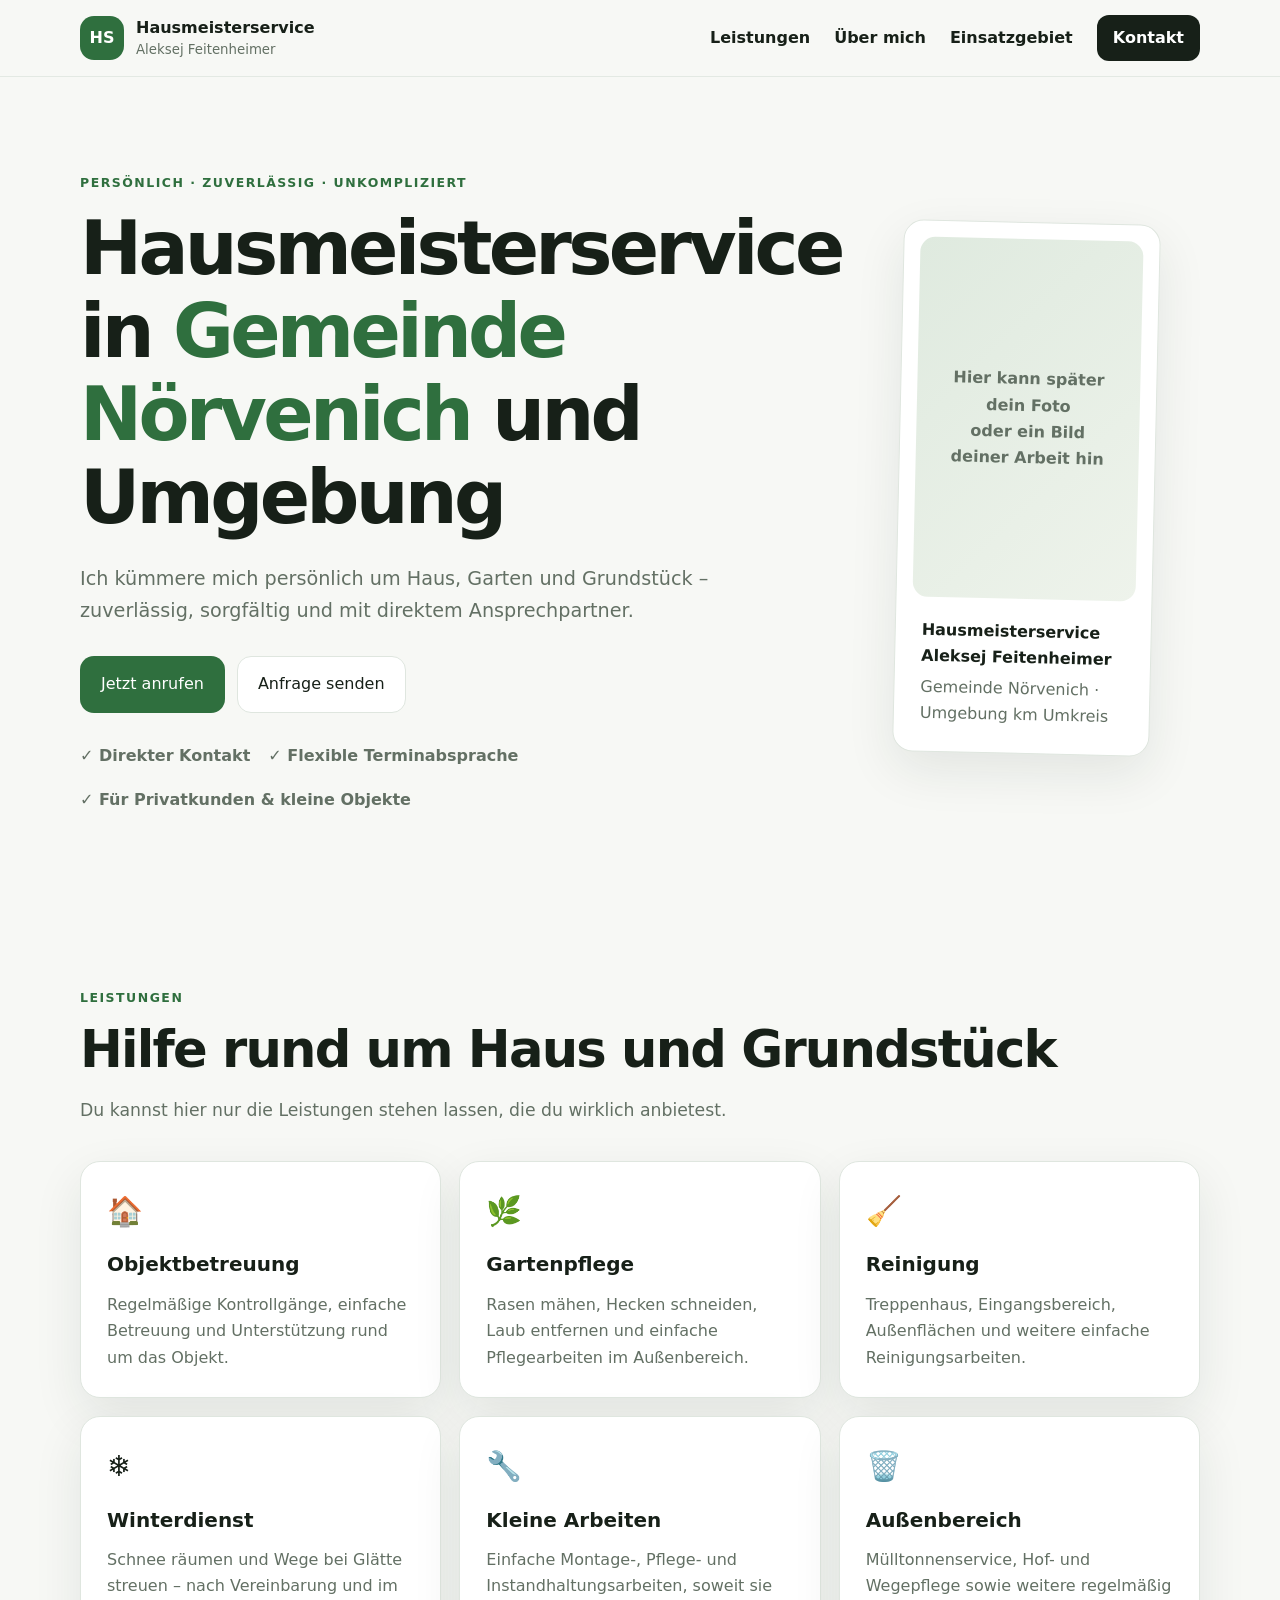
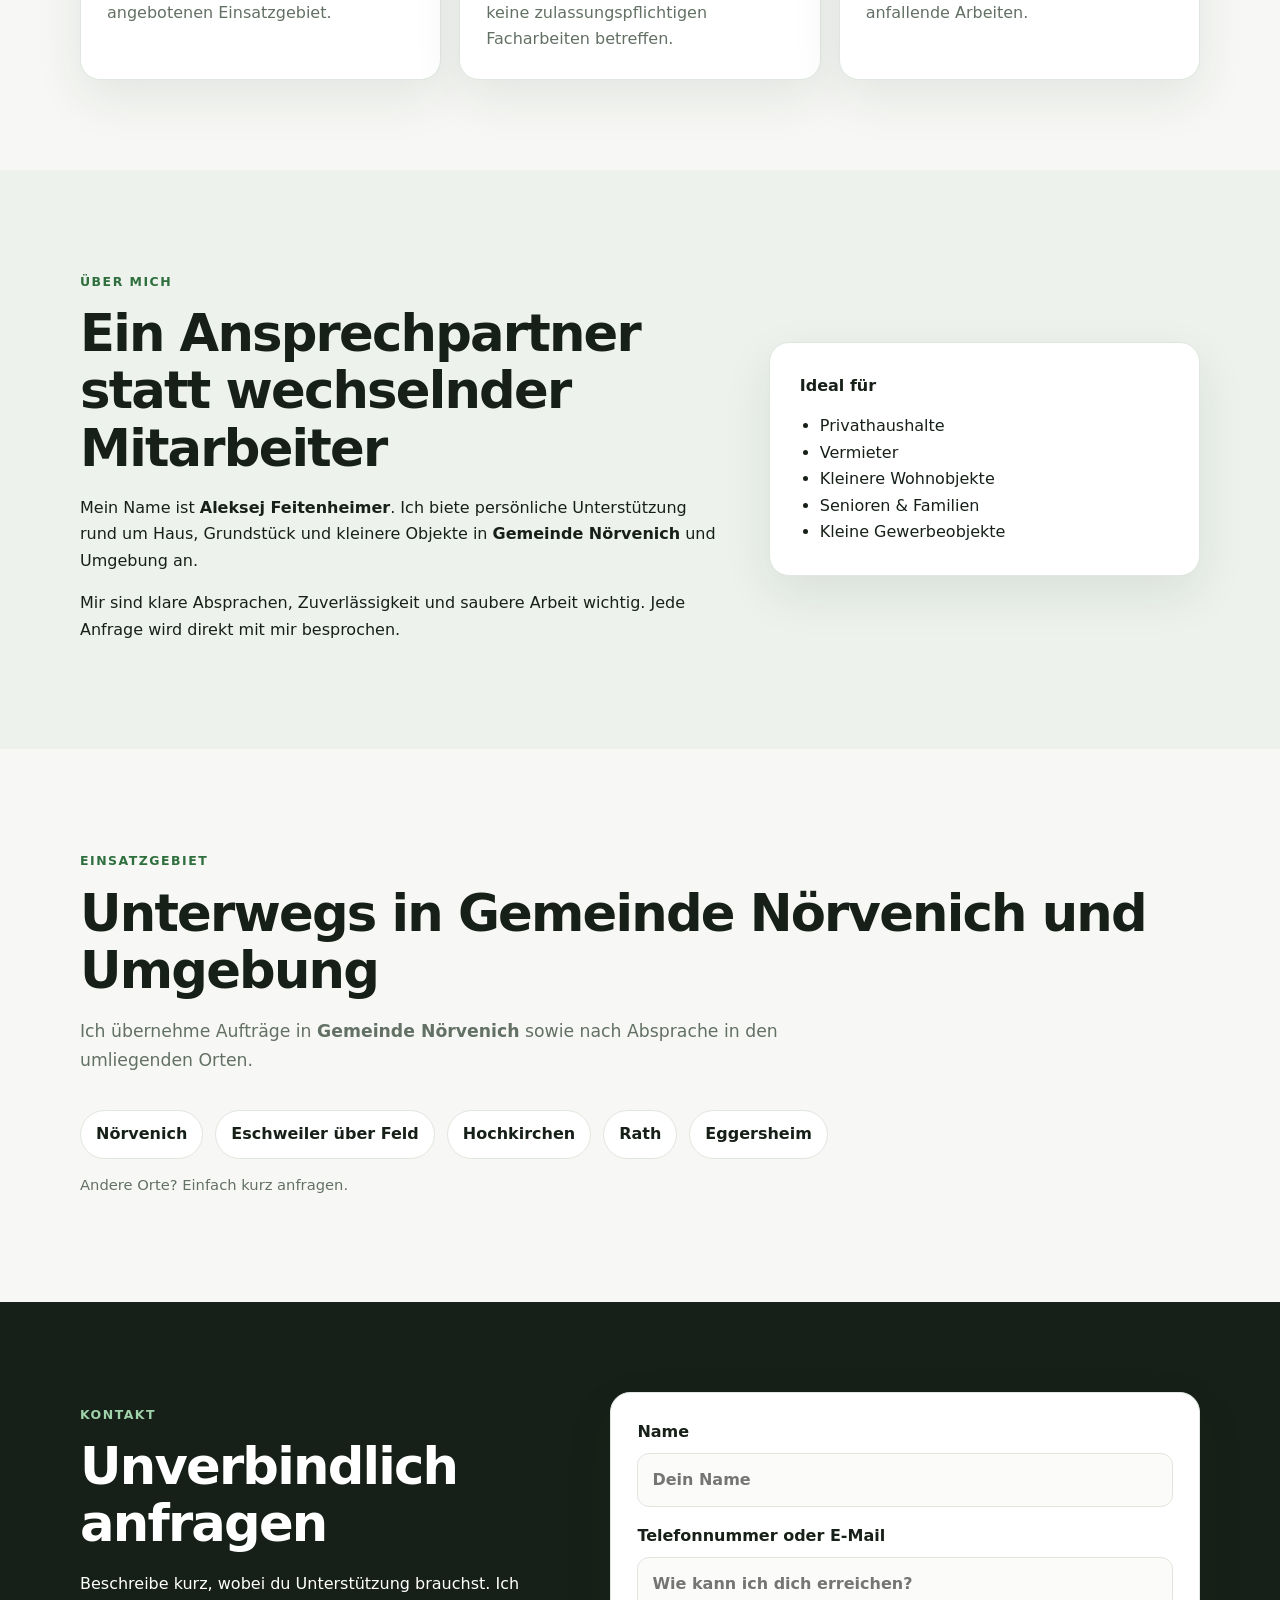
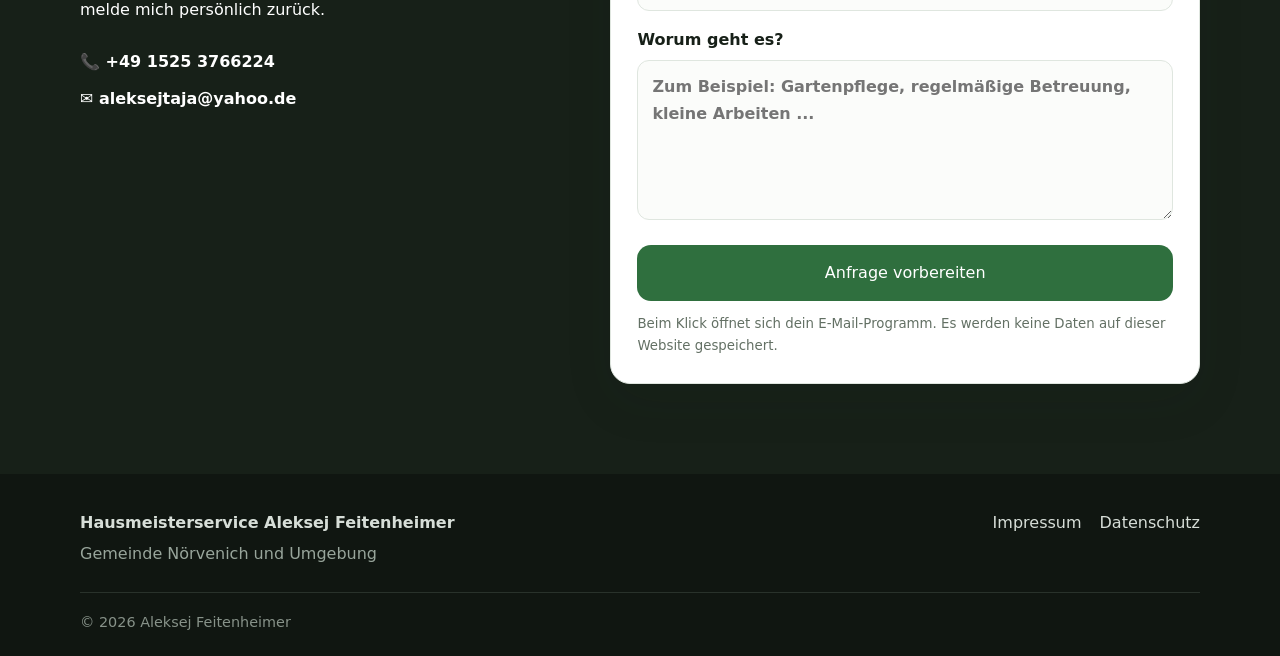
<file: index.html>
<!doctype html>
<html lang="de">
<head>
  <meta charset="utf-8">
  <meta name="viewport" content="width=device-width, initial-scale=1">
  <title>Hausmeisterservice Aleksej Feitenheimer | Gemeinde Nörvenich & Umgebung</title>
  <meta name="description" content="Zuverlässiger Hausmeisterservice in Gemeinde Nörvenich und Umgebung: Gartenpflege, Objektbetreuung, Reinigung, Winterdienst und kleine Arbeiten rund ums Haus.">
  <meta name="robots" content="index,follow">
  <link rel="canonical" href="https://hausmeisterservice.lukas-visuals2.workers.dev">
  <link rel="stylesheet" href="style.css">

  <meta property="og:title" content="Hausmeisterservice Aleksej Feitenheimer">
  <meta property="og:description" content="Persönlicher Hausmeisterservice in Gemeinde Nörvenich und Umgebung.">
  <meta property="og:type" content="website">
  <meta property="og:url" content="https://hausmeisterservice.lukas-visuals2.workers.dev">

  <script type="application/ld+json">
  {
    "@context": "https://schema.org",
    "@type": "LocalBusiness",
    "name": "Hausmeisterservice Aleksej Feitenheimer",
    "url": "https://www.deine-domain.de/",
    "telephone": "+49 1525 3766224",
    "email": "aleksejtaja@yahoo.de",
    "areaServed": "Gemeinde Nörvenich und Umgebung",
    "description": "Persönlicher Hausmeisterservice für Objektbetreuung, Gartenpflege, Reinigung, Winterdienst und kleinere Arbeiten rund ums Haus."
  }
  </script>
</head>
<body>
<header class="site-header">
  <div class="container nav-wrap">
    <a class="brand" href="#top" aria-label="Startseite">
      <span class="brand-mark">HS</span>
      <span>
        <strong>Hausmeisterservice</strong>
        <small>Aleksej Feitenheimer</small>
      </span>
    </a>
    <button class="menu-toggle" aria-label="Menü öffnen" aria-expanded="false">☰</button>
    <nav class="main-nav">
      <a href="#leistungen">Leistungen</a>
      <a href="#ueber-mich">Über mich</a>
      <a href="#einsatzgebiet">Einsatzgebiet</a>
      <a href="#kontakt" class="nav-cta">Kontakt</a>
    </nav>
  </div>
</header>

<main id="top">
  <section class="hero">
    <div class="container hero-grid">
      <div>
        <p class="eyebrow">Persönlich · zuverlässig · unkompliziert</p>
        <h1>Hausmeisterservice in <span>Gemeinde Nörvenich</span> und Umgebung</h1>
        <p class="lead">
          Ich kümmere mich persönlich um Haus, Garten und Grundstück – zuverlässig,
          sorgfältig und mit direktem Ansprechpartner.
        </p>
        <div class="hero-actions">
          <a class="btn btn-primary" href="tel:+49 1525 3766224">Jetzt anrufen</a>
          <a class="btn btn-secondary" href="#kontakt">Anfrage senden</a>
        </div>
        <ul class="trust-list">
          <li>✓ Direkter Kontakt</li>
          <li>✓ Flexible Terminabsprache</li>
          <li>✓ Für Privatkunden & kleine Objekte</li>
        </ul>
      </div>

      <div class="hero-card">
        <div class="photo-placeholder">
          <span>Hier kann später dein Foto<br>oder ein Bild deiner Arbeit hin</span>
        </div>
        <div class="quick-info">
          <strong>Hausmeisterservice Aleksej Feitenheimer</strong>
          <span>Gemeinde Nörvenich · Umgebung km Umkreis</span>
        </div>
      </div>
    </div>
  </section>

  <section class="section" id="leistungen">
    <div class="container">
      <p class="section-kicker">Leistungen</p>
      <h2>Hilfe rund um Haus und Grundstück</h2>
      <p class="section-intro">
        Du kannst hier nur die Leistungen stehen lassen, die du wirklich anbietest.
      </p>

      <div class="cards">
        <article class="card">
          <div class="icon">🏠</div>
          <h3>Objektbetreuung</h3>
          <p>Regelmäßige Kontrollgänge, einfache Betreuung und Unterstützung rund um das Objekt.</p>
        </article>
        <article class="card">
          <div class="icon">🌿</div>
          <h3>Gartenpflege</h3>
          <p>Rasen mähen, Hecken schneiden, Laub entfernen und einfache Pflegearbeiten im Außenbereich.</p>
        </article>
        <article class="card">
          <div class="icon">🧹</div>
          <h3>Reinigung</h3>
          <p>Treppenhaus, Eingangsbereich, Außenflächen und weitere einfache Reinigungsarbeiten.</p>
        </article>
        <article class="card">
          <div class="icon">❄️</div>
          <h3>Winterdienst</h3>
          <p>Schnee räumen und Wege bei Glätte streuen – nach Vereinbarung und im angebotenen Einsatzgebiet.</p>
        </article>
        <article class="card">
          <div class="icon">🔧</div>
          <h3>Kleine Arbeiten</h3>
          <p>Einfache Montage-, Pflege- und Instandhaltungsarbeiten, soweit sie keine zulassungspflichtigen Facharbeiten betreffen.</p>
        </article>
        <article class="card">
          <div class="icon">🗑️</div>
          <h3>Außenbereich</h3>
          <p>Mülltonnenservice, Hof- und Wegepflege sowie weitere regelmäßig anfallende Arbeiten.</p>
        </article>
      </div>
    </div>
  </section>

  <section class="section alt" id="ueber-mich">
    <div class="container split">
      <div>
        <p class="section-kicker">Über mich</p>
        <h2>Ein Ansprechpartner statt wechselnder Mitarbeiter</h2>
        <p>
          Mein Name ist <strong>Aleksej Feitenheimer</strong>. Ich biete persönliche Unterstützung
          rund um Haus, Grundstück und kleinere Objekte in <strong>Gemeinde Nörvenich</strong>
          und Umgebung an.
        </p>
        <p>
          Mir sind klare Absprachen, Zuverlässigkeit und saubere Arbeit wichtig.
          Jede Anfrage wird direkt mit mir besprochen.
        </p>
      </div>
      <div class="highlight-box">
        <strong>Ideal für</strong>
        <ul>
          <li>Privathaushalte</li>
          <li>Vermieter</li>
          <li>Kleinere Wohnobjekte</li>
          <li>Senioren & Familien</li>
          <li>Kleine Gewerbeobjekte</li>
        </ul>
      </div>
    </div>
  </section>

  <section class="section" id="einsatzgebiet">
    <div class="container">
      <p class="section-kicker">Einsatzgebiet</p>
      <h2>Unterwegs in Gemeinde Nörvenich und Umgebung</h2>
      <p class="section-intro">
        Ich übernehme Aufträge in <strong>Gemeinde Nörvenich</strong> sowie nach Absprache
        in den umliegenden Orten.
      </p>
      <div class="area-box">
        <span>Nörvenich</span>
        <span>Eschweiler über Feld</span>
        <span>Hochkirchen</span>
        <span>Rath</span>
        <span>Eggersheim</span>
      </div>
      <p class="fineprint">Andere Orte? Einfach kurz anfragen.</p>
    </div>
  </section>

  <section class="section contact-section" id="kontakt">
    <div class="container contact-grid">
      <div>
        <p class="section-kicker light">Kontakt</p>
        <h2>Unverbindlich anfragen</h2>
        <p>
          Beschreibe kurz, wobei du Unterstützung brauchst. Ich melde mich persönlich zurück.
        </p>
        <div class="contact-links">
          <a href="tel:+49 1525 3766224">📞 +49 1525 3766224</a>
          <a href="mailto:aleksejtaja@yahoo.de">✉️ aleksejtaja@yahoo.de</a>
        </div>
      </div>

      <form class="contact-form" onsubmit="return sendMail(event)">
        <label>
          Name
          <input id="name" type="text" required placeholder="Dein Name">
        </label>
        <label>
          Telefonnummer oder E-Mail
          <input id="reply" type="text" required placeholder="Wie kann ich dich erreichen?">
        </label>
        <label>
          Worum geht es?
          <textarea id="message" rows="5" required placeholder="Zum Beispiel: Gartenpflege, regelmäßige Betreuung, kleine Arbeiten ..."></textarea>
        </label>
        <button class="btn btn-primary full" type="submit">Anfrage vorbereiten</button>
        <small>Beim Klick öffnet sich dein E-Mail-Programm. Es werden keine Daten auf dieser Website gespeichert.</small>
      </form>
    </div>
  </section>
</main>

<footer>
  <div class="container footer-grid">
    <div>
      <strong>Hausmeisterservice Aleksej Feitenheimer</strong>
      <p>Gemeinde Nörvenich und Umgebung</p>
    </div>
    <div class="footer-links">
      <a href="impressum.html">Impressum</a>
      <a href="datenschutz.html">Datenschutz</a>
    </div>
  </div>
  <div class="container copyright">
    © <span id="year"></span> Aleksej Feitenheimer
  </div>
</footer>

<script src="script.js"></script>
</body>
</html>
</file>
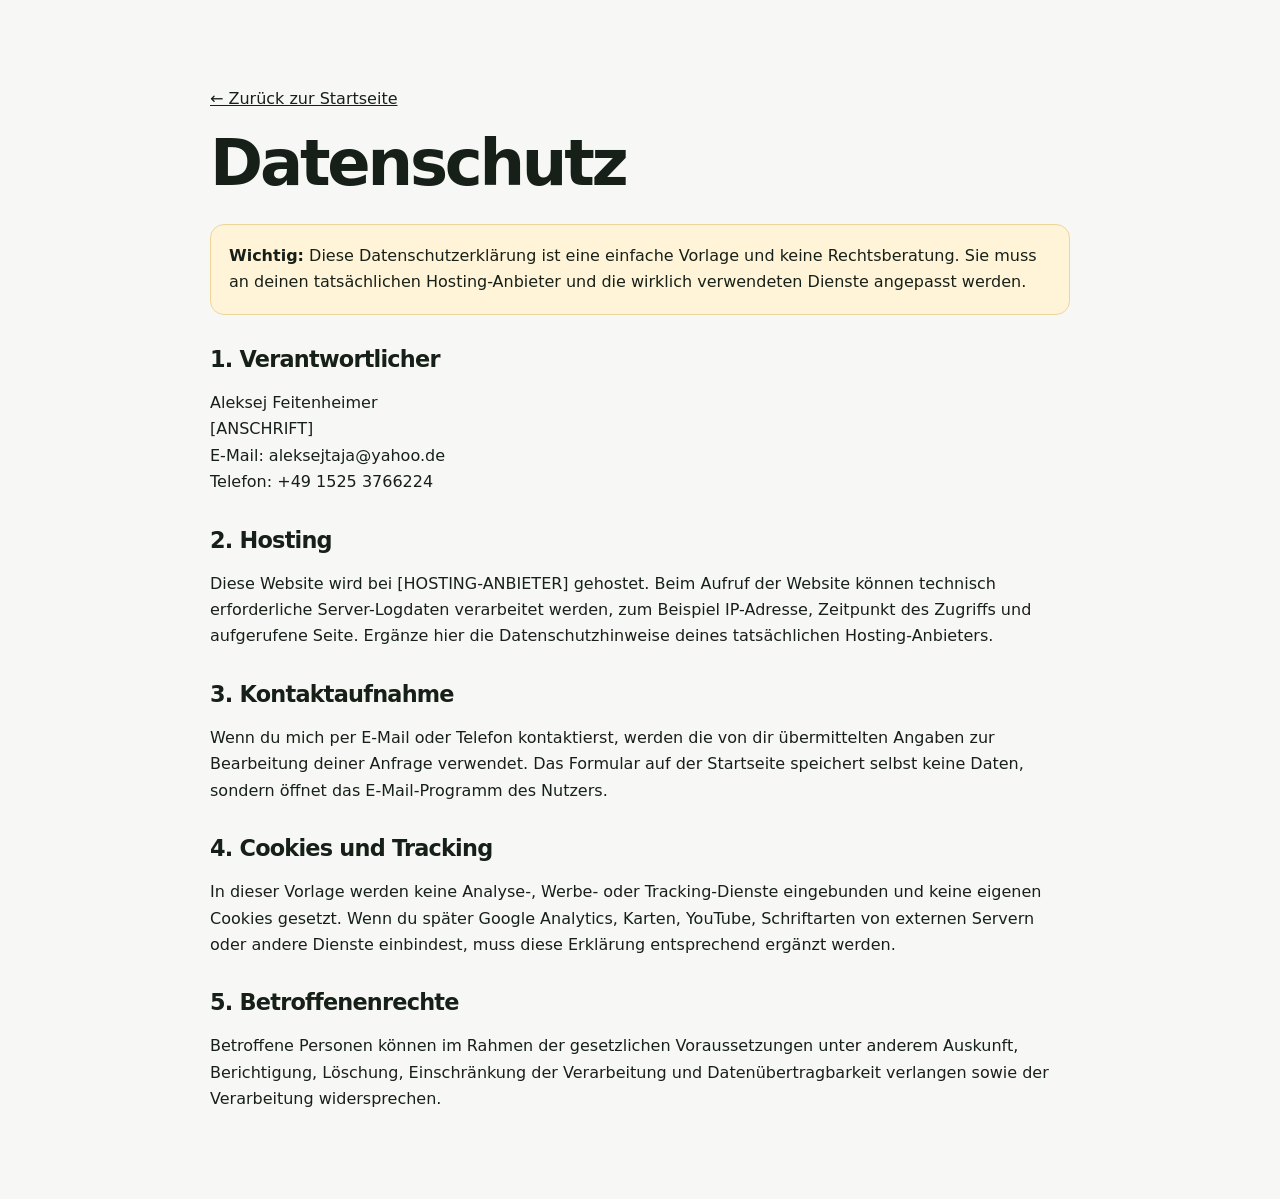
<file: datenschutz.html>
<!doctype html>
<html lang="de">
<head>
  <meta charset="utf-8">
  <meta name="viewport" content="width=device-width,initial-scale=1">
  <title>Datenschutz | Hausmeisterservice Aleksej Feitenheimer</title>
  <meta name="robots" content="noindex,follow">
  <link rel="stylesheet" href="style.css">
</head>
<body>
  <main class="container legal">
    <p><a href="index.html">← Zurück zur Startseite</a></p>
    <h1>Datenschutz</h1>

    <div class="notice">
      <strong>Wichtig:</strong> Diese Datenschutzerklärung ist eine einfache Vorlage und
      keine Rechtsberatung. Sie muss an deinen tatsächlichen Hosting-Anbieter und die
      wirklich verwendeten Dienste angepasst werden.
    </div>

    <h2>1. Verantwortlicher</h2>
    <p>
      Aleksej Feitenheimer<br>
      [ANSCHRIFT]<br>
      E-Mail: aleksejtaja@yahoo.de<br>
      Telefon: +49 1525 3766224
    </p>

    <h2>2. Hosting</h2>
    <p>
      Diese Website wird bei [HOSTING-ANBIETER] gehostet. Beim Aufruf der Website
      können technisch erforderliche Server-Logdaten verarbeitet werden, zum Beispiel
      IP-Adresse, Zeitpunkt des Zugriffs und aufgerufene Seite. Ergänze hier die
      Datenschutzhinweise deines tatsächlichen Hosting-Anbieters.
    </p>

    <h2>3. Kontaktaufnahme</h2>
    <p>
      Wenn du mich per E-Mail oder Telefon kontaktierst, werden die von dir übermittelten
      Angaben zur Bearbeitung deiner Anfrage verwendet. Das Formular auf der Startseite
      speichert selbst keine Daten, sondern öffnet das E-Mail-Programm des Nutzers.
    </p>

    <h2>4. Cookies und Tracking</h2>
    <p>
      In dieser Vorlage werden keine Analyse-, Werbe- oder Tracking-Dienste eingebunden
      und keine eigenen Cookies gesetzt. Wenn du später Google Analytics, Karten,
      YouTube, Schriftarten von externen Servern oder andere Dienste einbindest,
      muss diese Erklärung entsprechend ergänzt werden.
    </p>

    <h2>5. Betroffenenrechte</h2>
    <p>
      Betroffene Personen können im Rahmen der gesetzlichen Voraussetzungen unter anderem
      Auskunft, Berichtigung, Löschung, Einschränkung der Verarbeitung und Datenübertragbarkeit
      verlangen sowie der Verarbeitung widersprechen.
    </p>
  </main>
</body>
</html>
</file>
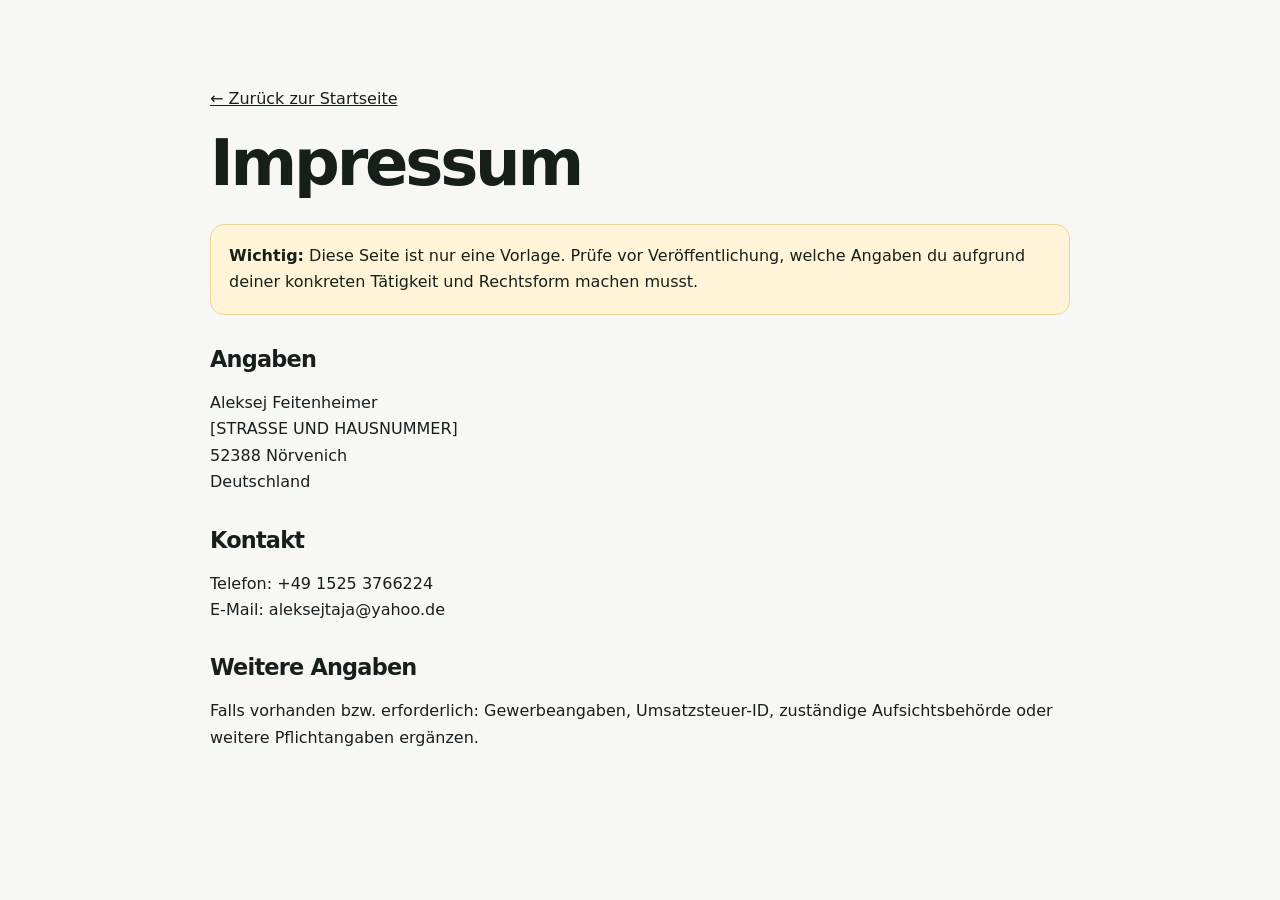
<file: impressum.html>
<!doctype html>
<html lang="de">
<head>
  <meta charset="utf-8">
  <meta name="viewport" content="width=device-width,initial-scale=1">
  <title>Impressum | Hausmeisterservice Aleksej Feitenheimer</title>
  <meta name="robots" content="noindex,follow">
  <link rel="stylesheet" href="style.css">
</head>
<body>
  <main class="container legal">
    <p><a href="index.html">← Zurück zur Startseite</a></p>
    <h1>Impressum</h1>

    <div class="notice">
      <strong>Wichtig:</strong> Diese Seite ist nur eine Vorlage. Prüfe vor Veröffentlichung,
      welche Angaben du aufgrund deiner konkreten Tätigkeit und Rechtsform machen musst.
    </div>

    <h2>Angaben</h2>
    <p>
      Aleksej Feitenheimer<br>
      [STRASSE UND HAUSNUMMER]<br>
      52388 Nörvenich<br>
      Deutschland
    </p>

    <h2>Kontakt</h2>
    <p>
      Telefon: +49 1525 3766224<br>
      E-Mail: aleksejtaja@yahoo.de
    </p>

    <h2>Weitere Angaben</h2>
    <p>
      Falls vorhanden bzw. erforderlich: Gewerbeangaben, Umsatzsteuer-ID,
      zuständige Aufsichtsbehörde oder weitere Pflichtangaben ergänzen.
    </p>
  </main>
</body>
</html>
</file>
<file: style.css>
:root{
  --bg:#f7f8f5;
  --surface:#ffffff;
  --text:#172018;
  --muted:#637064;
  --brand:#2f6f3e;
  --brand-dark:#214f2c;
  --accent:#e9f2e8;
  --line:#dfe6df;
  --shadow:0 18px 50px rgba(25,45,29,.09);
  --radius:20px;
}
*{box-sizing:border-box}
html{scroll-behavior:smooth}
body{
  margin:0;
  font-family:Inter,ui-sans-serif,system-ui,-apple-system,BlinkMacSystemFont,"Segoe UI",sans-serif;
  background:var(--bg);
  color:var(--text);
  line-height:1.65;
}
a{color:inherit}
.container{width:min(1120px,92%);margin:auto}
.site-header{
  position:sticky;top:0;z-index:50;
  background:rgba(247,248,245,.92);
  backdrop-filter:blur(14px);
  border-bottom:1px solid rgba(223,230,223,.8);
}
.nav-wrap{height:76px;display:flex;align-items:center;justify-content:space-between;gap:24px}
.brand{display:flex;align-items:center;gap:12px;text-decoration:none}
.brand-mark{
  display:grid;place-items:center;width:44px;height:44px;border-radius:14px;
  background:var(--brand);color:white;font-weight:800
}
.brand strong,.brand small{display:block;line-height:1.15}
.brand small{color:var(--muted);margin-top:4px}
.main-nav{display:flex;align-items:center;gap:24px}
.main-nav a{text-decoration:none;font-weight:650}
.nav-cta{background:var(--text);color:white;padding:10px 16px;border-radius:12px}
.menu-toggle{display:none;background:none;border:0;font-size:28px}
.hero{padding:84px 0 72px}
.hero-grid{display:grid;grid-template-columns:1.15fr .85fr;gap:56px;align-items:center}
.eyebrow,.section-kicker{
  color:var(--brand);font-weight:800;text-transform:uppercase;letter-spacing:.12em;font-size:.78rem
}
h1,h2,h3{line-height:1.12;margin-top:0}
h1{font-size:clamp(2.5rem,5.8vw,5.1rem);letter-spacing:-.05em;margin-bottom:24px}
h1 span{color:var(--brand)}
h2{font-size:clamp(2rem,4vw,3.35rem);letter-spacing:-.035em;margin-bottom:18px}
h3{font-size:1.25rem;margin-bottom:10px}
.lead{font-size:1.2rem;color:var(--muted);max-width:700px}
.hero-actions{display:flex;gap:12px;flex-wrap:wrap;margin:30px 0}
.btn{
  display:inline-flex;justify-content:center;align-items:center;
  padding:14px 20px;border-radius:14px;text-decoration:none;font-weight:800;border:1px solid transparent;
  cursor:pointer;font:inherit
}
.btn-primary{background:var(--brand);color:white}
.btn-primary:hover{background:var(--brand-dark)}
.btn-secondary{background:white;border-color:var(--line)}
.full{width:100%}
.trust-list{display:flex;gap:18px;flex-wrap:wrap;padding:0;margin:0;list-style:none;color:var(--muted);font-weight:650}
.hero-card,.card,.highlight-box,.contact-form{
  background:var(--surface);border:1px solid var(--line);border-radius:var(--radius);box-shadow:var(--shadow)
}
.hero-card{padding:16px;transform:rotate(1.3deg)}
.photo-placeholder{
  min-height:360px;border-radius:15px;
  background:linear-gradient(135deg,#dfeadf,#eef3eb);
  display:grid;place-items:center;text-align:center;color:var(--muted);font-weight:750;padding:30px
}
.quick-info{padding:20px 10px 8px}
.quick-info strong,.quick-info span{display:block}
.quick-info span{color:var(--muted);margin-top:4px}
.section{padding:90px 0}
.alt{background:#edf2ec}
.section-intro{max-width:760px;color:var(--muted);font-size:1.08rem;margin-bottom:36px}
.cards{display:grid;grid-template-columns:repeat(3,1fr);gap:18px}
.card{padding:26px}
.card p{color:var(--muted);margin-bottom:0}
.icon{font-size:1.8rem;margin-bottom:18px}
.split{display:grid;grid-template-columns:1.2fr .8fr;gap:42px;align-items:center}
.highlight-box{padding:30px}
.highlight-box ul{margin:14px 0 0;padding-left:20px}
.area-box{display:flex;gap:12px;flex-wrap:wrap}
.area-box span{background:white;border:1px solid var(--line);padding:10px 15px;border-radius:999px;font-weight:750}
.fineprint{color:var(--muted);font-size:.92rem}
.contact-section{background:#172018;color:white}
.light{color:#9fd1aa}
.contact-grid{display:grid;grid-template-columns:.9fr 1.1fr;gap:48px;align-items:start}
.contact-links{display:grid;gap:10px;margin-top:26px}
.contact-links a{text-decoration:none;font-weight:800}
.contact-form{color:var(--text);padding:26px}
.contact-form label{display:block;font-weight:750;margin-bottom:16px}
.contact-form input,.contact-form textarea{
  width:100%;margin-top:7px;padding:13px 14px;border:1px solid var(--line);border-radius:12px;
  font:inherit;background:#fbfcfa
}
.contact-form small{display:block;color:var(--muted);margin-top:12px}
footer{background:#101611;color:#d7ded8;padding:36px 0 22px}
.footer-grid{display:flex;justify-content:space-between;gap:24px;align-items:flex-start}
.footer-grid p{color:#98a59b;margin:.3rem 0 0}
.footer-links{display:flex;gap:18px}
.footer-links a{text-decoration:none}
.copyright{border-top:1px solid #29322b;margin-top:24px;padding-top:18px;color:#879289;font-size:.9rem}

.legal{padding:70px 0;max-width:860px}
.legal h1{font-size:clamp(2.2rem,5vw,4rem)}
.legal h2{font-size:1.4rem;margin-top:32px}
.notice{padding:18px;border-radius:14px;background:#fff4d8;border:1px solid #ecd598;margin-bottom:30px}

@media (max-width:820px){
  .hero-grid,.split,.contact-grid{grid-template-columns:1fr}
  .cards{grid-template-columns:1fr 1fr}
  .main-nav{
    position:absolute;left:4%;right:4%;top:70px;background:white;border:1px solid var(--line);
    border-radius:16px;padding:16px;box-shadow:var(--shadow);display:none;flex-direction:column;align-items:stretch
  }
  .main-nav.open{display:flex}
  .menu-toggle{display:block}
  .hero{padding-top:56px}
  .hero-card{transform:none}
}
@media (max-width:540px){
  .cards{grid-template-columns:1fr}
  .trust-list{display:grid;gap:7px}
  .footer-grid{display:grid}
}
</file>
